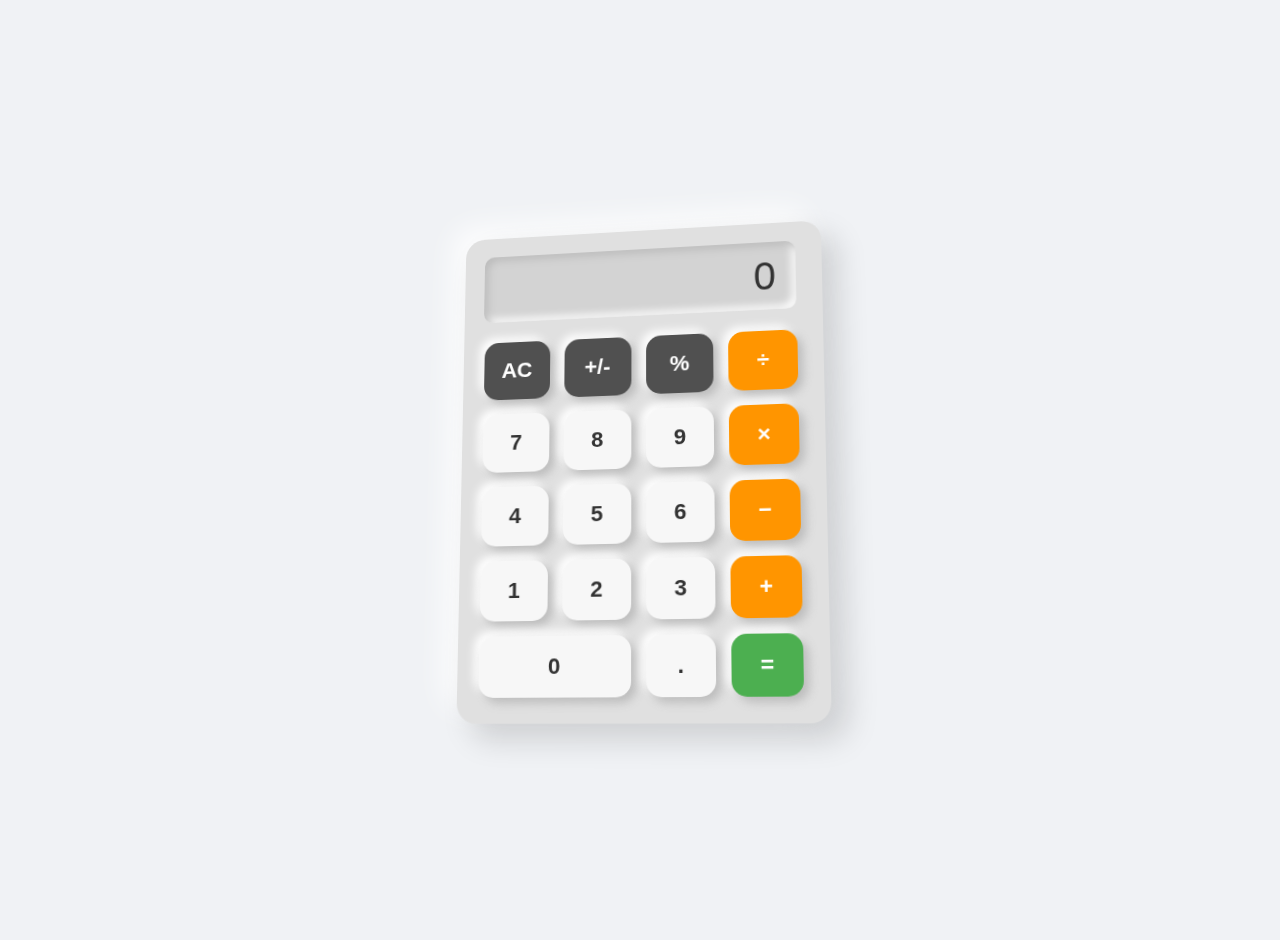
<file: index.html>
<!DOCTYPE html>
<html lang="en">
<head>
    <meta charset="UTF-8">
    <meta name="viewport" content="width=device-width, initial-scale=1.0">
    <title>3D Calculator</title>
    <link rel="stylesheet" href="style.css">
</head>
<body>
    <div class="perspective-container">
        <div class="calculator">
            <input type="text" class="display" id="display" readonly placeholder="0">
            <div class="buttons">
                <button class="btn function" data-action="clear">AC</button>
                <button class="btn function" data-action="toggle-sign">+/-</button>
                <button class="btn function" data-action="percentage">%</button>
                <button class="btn operator" data-operator="/">÷</button>

                <button class="btn number" data-number="7">7</button>
                <button class="btn number" data-number="8">8</button>
                <button class="btn number" data-number="9">9</button>
                <button class="btn operator" data-operator="*">×</button>

                <button class="btn number" data-number="4">4</button>
                <button class="btn number" data-number="5">5</button>
                <button class="btn number" data-number="6">6</button>
                <button class="btn operator" data-operator="-">−</button>

                <button class="btn number" data-number="1">1</button>
                <button class="btn number" data-number="2">2</button>
                <button class="btn number" data-number="3">3</button>
                <button class="btn operator" data-operator="+">+</button>

                <button class="btn number zero" data-number="0">0</button>
                <button class="btn number" data-action="decimal">.</button>
                <button class="btn equals" data-action="calculate">=</button>
            </div>
        </div>
    </div>

    <script src="script.js"></script>
</body>
</html>
</file>
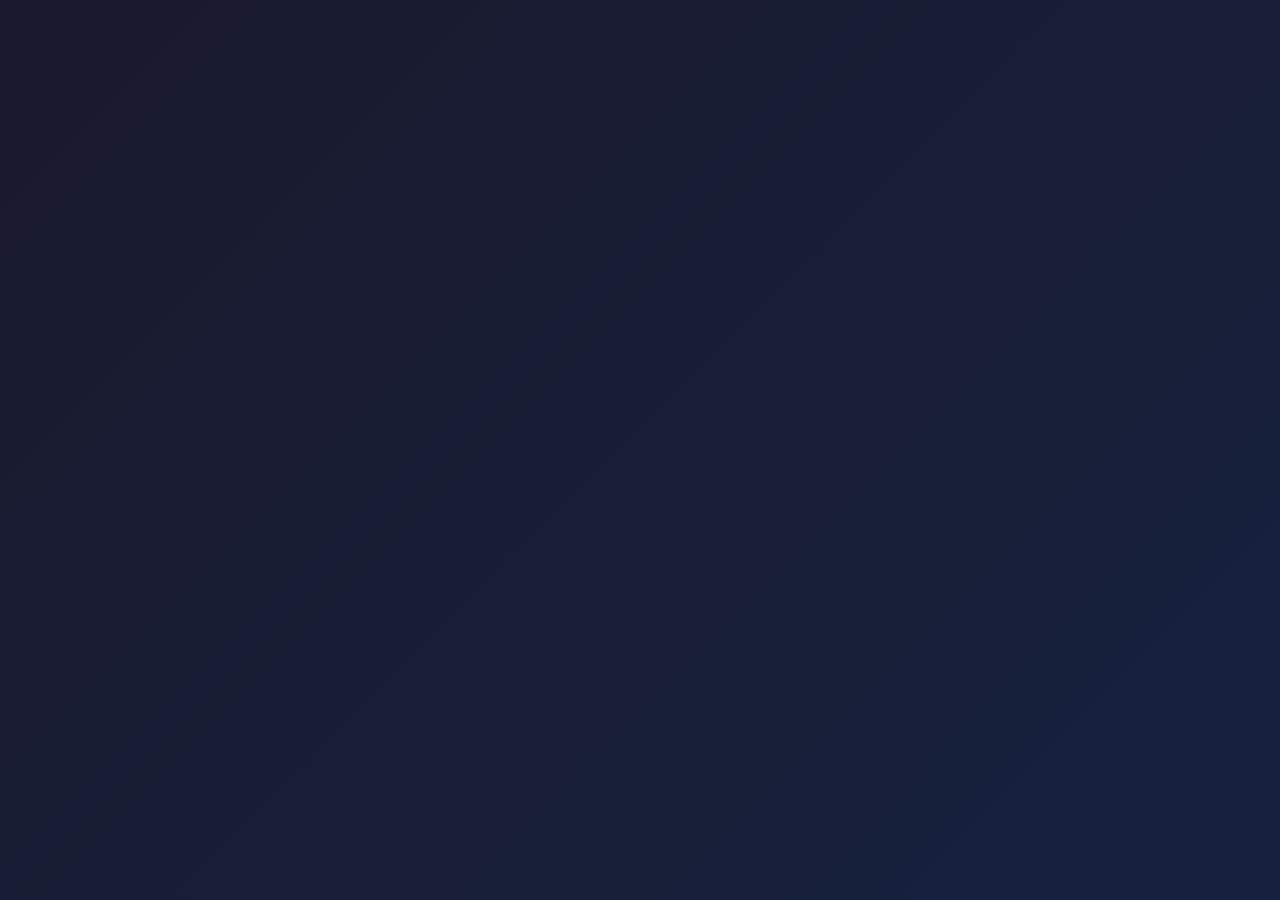
<file: Clicker idle.html>
<!DOCTYPE html>
<html lang="en">
<head>
    <meta charset="UTF-8">
    <meta name="viewport" content="width=device-width, initial-scale=1.0">
    <title>Cosmic Clicker</title>
    <style>
        body {
            font-family: 'Arial', sans-serif;
            background: linear-gradient(135deg, #1a1a2e, #16213e);
            color: #fff;
            margin: 0;
            padding: 0;
            min-height: 100vh;
            display: flex;
            flex-direction: column;
            align-items: center;
            overflow-x: hidden;
        }

        .container {
            width: 90%;
            max-width: 800px;
            margin: 20px auto;
            text-align: center;
        }

        h1 {
            color: #f8c537;
            text-shadow: 0 0 10px rgba(248, 197, 55, 0.5);
            margin-bottom: 10px;
        }

        .click-area {
            width: 200px;
            height: 200px;
            background-color: #f8c537;
            border-radius: 50%;
            margin: 30px auto;
            display: flex;
            justify-content: center;
            align-items: center;
            cursor: pointer;
            box-shadow: 0 0 30px rgba(248, 197, 55, 0.7);
            position: relative;
            overflow: hidden;
            transition: transform 0.1s;
            user-select: none;
        }

        .click-area:active {
            transform: scale(0.95);
        }

        .click-area::before {
            content: '';
            position: absolute;
            width: 100%;
            height: 100%;
            background: radial-gradient(circle, rgba(255,255,255,0.8) 0%, rgba(255,255,255,0) 70%);
            opacity: 0;
            transition: opacity 0.3s;
        }

        .click-area:active::before {
            opacity: 1;
        }

        .click-effect {
            position: absolute;
            width: 20px;
            height: 20px;
            background-color: rgba(255, 255, 255, 0.7);
            border-radius: 50%;
            pointer-events: none;
            animation: floatUp 1s forwards;
        }

        @keyframes floatUp {
            0% {
                transform: scale(1);
                opacity: 1;
            }
            100% {
                transform: scale(3) translateY(-50px);
                opacity: 0;
            }
        }

        .click-text {
            font-size: 24px;
            font-weight: bold;
            color: #333;
            z-index: 1;
        }

        .stats {
            display: flex;
            justify-content: space-around;
            margin: 20px 0;
            background: rgba(0, 0, 0, 0.3);
            padding: 15px;
            border-radius: 10px;
        }

        .stat {
            display: flex;
            flex-direction: column;
        }

        .stat-value {
            font-size: 24px;
            font-weight: bold;
            color: #f8c537;
        }

        .upgrades {
            display: grid;
            grid-template-columns: repeat(auto-fill, minmax(250px, 1fr));
            gap: 15px;
            margin-top: 20px;
        }

        .upgrade {
            background: rgba(0, 0, 0, 0.3);
            border: 1px solid #f8c537;
            border-radius: 8px;
            padding: 15px;
            transition: transform 0.2s, box-shadow 0.2s;
            cursor: pointer;
        }

        .upgrade:hover {
            transform: translateY(-5px);
            box-shadow: 0 5px 15px rgba(248, 197, 55, 0.3);
        }

        .upgrade:active {
            transform: translateY(0);
        }

        .upgrade-name {
            font-weight: bold;
            margin-bottom: 5px;
            color: #f8c537;
        }

        .upgrade-cost {
            color: #aaa;
            font-size: 14px;
        }

        .upgrade-level {
            margin-top: 5px;
            font-size: 12px;
            color: #ddd;
        }

        .disabled {
            opacity: 0.5;
            cursor: not-allowed;
            border-color: #666;
        }

        .disabled:hover {
            transform: none;
            box-shadow: none;
        }

        .particle {
            position: absolute;
            background-color: #f8c537;
            border-radius: 50%;
            pointer-events: none;
            animation: float 3s infinite ease-in-out;
        }

        @keyframes float {
            0%, 100% {
                transform: translateY(0) rotate(0deg);
            }
            50% {
                transform: translateY(-20px) rotate(180deg);
            }
        }

        .audio-control {
            position: fixed;
            bottom: 20px;
            right: 20px;
            background: rgba(0, 0, 0, 0.5);
            padding: 10px;
            border-radius: 50%;
            cursor: pointer;
            z-index: 100;
        }

        .audio-control i {
            font-size: 24px;
            color: #fff;
        }

        /* Simple icon font for audio control */
        @font-face {
            font-family: 'AudioIcons';
            src: url('[data-uri]
</file>
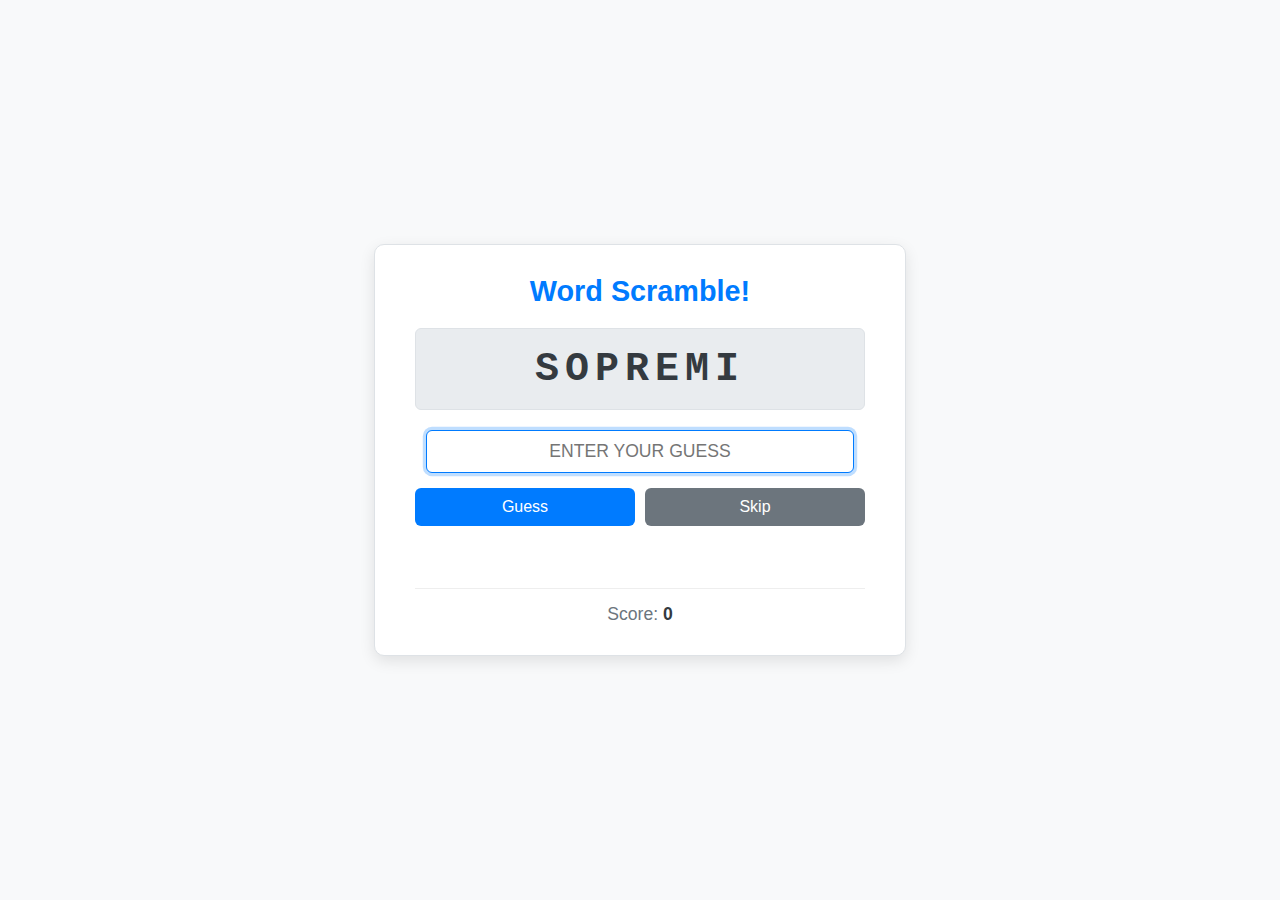
<file: Word game.html>
<!DOCTYPE html>
<html lang="en">
<head>
    <meta charset="UTF-8">
    <meta name="viewport" content="width=device-width, initial-scale=1.0">
    <title>Word Scramble Game</title>
    <style>
        :root {
            --primary-color: #007bff; /* Blue */
            --secondary-color: #6c757d; /* Gray */
            --success-color: #28a745; /* Green */
            --danger-color: #dc3545; /* Red */
            --warning-color: #ffc107; /* Yellow */
            --light-bg: #f8f9fa;
            --dark-text: #343a40;
            --light-text: #fff;
            --border-color: #dee2e6;
        }

        body {
            font-family: -apple-system, BlinkMacSystemFont, "Segoe UI", Roboto, "Helvetica Neue", Arial, sans-serif;
            display: flex;
            justify-content: center;
            align-items: center;
            min-height: 100vh;
            background-color: var(--light-bg);
            color: var(--dark-text);
            margin: 0;
            padding: 15px; /* Add padding for smaller screens */
            box-sizing: border-box;
            user-select: none;
            -webkit-user-select: none;
            -moz-user-select: none;
            -ms-user-select: none;
        }

        #game-container {
            background-color: var(--light-text);
            padding: 30px 40px;
            border-radius: 10px;
            box-shadow: 0 5px 15px rgba(0, 0, 0, 0.1);
            text-align: center;
            width: 100%; /* Responsive width */
            max-width: 450px;
            border: 1px solid var(--border-color);
            overflow: hidden; /* Contain animations */
        }

        h1 {
            margin-top: 0;
            color: var(--primary-color);
            margin-bottom: 20px;
            font-size: 1.8em;
        }

        #scrambled-word {
            font-size: 2.5em; /* Slightly smaller */
            font-weight: 600; /* Semibold */
            letter-spacing: 6px;
            margin: 20px 0;
            color: var(--dark-text);
            padding: 15px;
            background-color: #e9ecef; /* Light gray background */
            border-radius: 6px;
            border: 1px solid var(--border-color);
            min-height: 50px;
            display: flex;
            justify-content: center;
            align-items: center;
            transition: transform 0.3s ease;
            font-family: 'Courier New', Courier, monospace; /* Monospace for letters */
        }

        #guess-input {
            width: calc(100% - 22px); /* Account for padding and border */
            padding: 10px;
            font-size: 1.1em;
            margin-bottom: 15px;
            border: 1px solid var(--border-color);
            border-radius: 6px;
            box-sizing: border-box;
            text-align: center;
            text-transform: uppercase; /* Match scrambled display */
        }

        #guess-input:focus {
            outline: none;
            border-color: var(--primary-color);
            box-shadow: 0 0 0 0.2rem rgba(0, 123, 255, 0.25);
        }

        .button-container {
            display: grid; /* Use grid for better spacing control */
            grid-template-columns: 1fr 1fr;
            gap: 10px;
            margin-bottom: 20px;
        }

        .game-button {
            padding: 10px 15px;
            font-size: 1em;
            border: none;
            border-radius: 6px;
            cursor: pointer;
            transition: background-color 0.2s ease, transform 0.1s ease;
            color: var(--light-text);
            font-weight: 500;
        }

        #submit-guess {
            background-color: var(--primary-color);
        }
        #submit-guess:hover {
            background-color: #0056b3; /* Darker blue */
        }

        #skip-word {
            background-color: var(--secondary-color);
        }
        #skip-word:hover {
            background-color: #5a6268; /* Darker gray */
        }

        .game-button:active {
            transform: scale(0.97);
        }

        #feedback {
            min-height: 22px; /* Prevent layout shifts */
            margin-top: 15px;
            font-size: 1em;
            font-weight: 500;
            transition: color 0.3s ease;
        }

        #feedback.correct {
            color: var(--success-color);
        }

        #feedback.incorrect {
            color: var(--danger-color);
        }

        #score-display {
            margin-top: 20px;
            font-size: 1.1em;
            color: var(--secondary-color);
            border-top: 1px solid #eee;
            padding-top: 15px;
        }

        #score {
            font-weight: bold;
            color: var(--dark-text);
        }

        /* Animations */
        @keyframes shake {
            0%, 100% { transform: translateX(0); }
            10%, 30%, 50%, 70%, 90% { transform: translateX(-7px); } /* Slightly less shake */
            20%, 40%, 60%, 80% { transform: translateX(7px); }
        }

        .shake-anim {
            animation: shake 0.45s ease-in-out;
        }

        @keyframes pulse {
            0% { transform: scale(1); }
            50% { transform: scale(1.06); } /* Slightly less pulse */
            100% { transform: scale(1); }
        }

        .pulse-anim {
            animation: pulse 0.35s ease-out;
        }

    </style>
</head>
<body>

    <div id="game-container">
        <h1>Word Scramble!</h1>

        <div id="scrambled-word">LOADING...</div>

        <input type="text" id="guess-input" placeholder="Enter your guess" autocomplete="off">

        <div class="button-container">
            <button id="submit-guess" class="game-button">Guess</button>
            <button id="skip-word" class="game-button">Skip</button>
        </div>

        <p id="feedback"></p>

        <div id="score-display">Score: <span id="score">0</span></div>
    </div>

    <script>
        const wordList = [
            "JAVASCRIPT", "HTML", "PYTHON", "STYLE", "ARRAY", "OBJECT", "FUNCTION",
            "VARIABLE", "CONSTANT", "ELEMENT", "BROWSER", "NETWORK", "DATABASE",
            "ALGORITHM", "INTERFACE", "FRAMEWORK", "LIBRARY", "COMPONENT", "MODULE",
            "TERMINAL", "CONSOLE", "DEBUGGER", "INTEGER", "STRING", "BOOLEAN", "EVENT",
            "LISTENER", "CALLBACK", "PROMISE", "ASYNC", "AWAIT", "NODEJS", "REACT",
            "ANGULAR", "VUEJS", "SVELTE", "QUERY", "SELECTOR", "ATTRIBUTE", "CLASS"
        ];

        let currentWord = '';
        let score = 0;
        let previousWord = ''; // To avoid picking the same word twice

        // DOM Elements
        const scrambledWordEl = document.getElementById('scrambled-word');
        const guessInputEl = document.getElementById('guess-input');
        const feedbackEl = document.getElementById('feedback');
        const scoreEl = document.getElementById('score');
        const submitBtn = document.getElementById('submit-guess');
        const skipBtn = document.getElementById('skip-word');
        const gameContainerEl = document.getElementById('game-container'); // For shake animation

        // --- Functions ---

        function getRandomWord() {
            let newWord = '';
            if (wordList.length < 2) return wordList[0] || ''; // Handle very small lists
            do {
                const randomIndex = Math.floor(Math.random() * wordList.length);
                newWord = wordList[randomIndex];
            } while (newWord === previousWord); // Keep trying until a different word is found
            previousWord = newWord;
            return newWord;
        }

        function scrambleWord(word) {
            const letters = word.split('');
            let scrambled = '';
            // Fisher-Yates (Knuth) Shuffle Algorithm + ensure not same as original
            do {
                for (let i = letters.length - 1; i > 0; i--) {
                    const j = Math.floor(Math.random() * (i + 1));
                    [letters[i], letters[j]] = [letters[j], letters[i]]; // Swap
                }
                scrambled = letters.join('');
            } while (scrambled === word && word.length > 1); // Re-scramble if it's the same (and word isn't just 1 letter)
            return scrambled;
        }

        function displayNewWord() {
            currentWord = getRandomWord();
            if (!currentWord) {
                scrambledWordEl.textContent = "NO WORDS!";
                feedbackEl.textContent = "Add more words to the list.";
                submitBtn.disabled = true;
                skipBtn.disabled = true;
                guessInputEl.disabled = true;
                return;
            }
            const scrambled = scrambleWord(currentWord);

            scrambledWordEl.textContent = scrambled;
            guessInputEl.value = '';
            feedbackEl.textContent = '';
            feedbackEl.className = ''; // Clear feedback styling
            guessInputEl.disabled = false;
            submitBtn.disabled = false;
            skipBtn.disabled = false;
            guessInputEl.focus(); // Focus the input field
        }

        function triggerAnimation(element, animationClass) {
            element.classList.add(animationClass);
            // Remove the class after the animation completes
            element.addEventListener('animationend', () => {
                element.classList.remove(animationClass);
            }, { once: true }); // Important: Use { once: true }
        }


        function checkGuess() {
            const userGuess = guessInputEl.value.trim().toUpperCase();

            if (!userGuess) {
                feedbackEl.textContent = "Please enter a guess.";
                feedbackEl.className = 'incorrect'; // Style as incorrect
                triggerAnimation(gameContainerEl, 'shake-anim');
                return; // Don't proceed if input is empty
            }

            if (userGuess === currentWord) {
                // Correct Guess
                score++;
                scoreEl.textContent = score;
                feedbackEl.textContent = "Correct!";
                feedbackEl.className = 'correct';
                triggerAnimation(scrambledWordEl, 'pulse-anim');

                // Disable input/buttons briefly before loading next word
                guessInputEl.disabled = true;
                submitBtn.disabled = true;
                skipBtn.disabled = true;

                setTimeout(displayNewWord, 800); // Load next word after a short delay

            } else {
                // Incorrect Guess
                feedbackEl.textContent = "Try again!";
                feedbackEl.className = 'incorrect';
                triggerAnimation(gameContainerEl, 'shake-anim'); // Shake the container
                guessInputEl.select(); // Select the incorrect text for easy re-typing
            }
        }

        // --- Event Listeners ---

        submitBtn.addEventListener('click', checkGuess);
        skipBtn.addEventListener('click', displayNewWord);

        // Allow submitting with Enter key
        guessInputEl.addEventListener('keypress', (event) => {
            if (event.key === 'Enter') {
                event.preventDefault(); // Prevent default form submission if it were in a form
                checkGuess();
            }
        });

        // --- Initialization ---
        document.addEventListener('DOMContentLoaded', displayNewWord); // Start game when page is loaded

    </script>

</body>
</html>
</file>
<file: style.css>
:root {
    --calc-bg: #e0e0e0;
    --btn-bg: #f7f7f7;
    --btn-shadow: 5px 5px 10px #bcbcbc, -5px -5px 10px #ffffff;
    --btn-shadow-active: inset 2px 2px 5px #bcbcbc, inset -2px -2px 5px #ffffff;
    --display-bg: #d3d3d3;
    --operator-color: #ff9500;
    --function-color: #505050;
    --text-color: #333;
    --btn-depth: 10px; /* How much buttons "pop out" */
}

body {
    margin: 0;
    padding: 20px;
    display: flex;
    justify-content: center;
    align-items: center;
    min-height: 100vh;
    background-color: #f0f2f5;
    font-family: 'Arial', sans-serif;
    overflow: hidden; /* Prevent scrollbars if calculator slightly rotates */
}

.perspective-container {
    perspective: 1500px; /* Creates the 3D space - adjust for more/less distortion */
}

.calculator {
    width: 320px;
    background: var(--calc-bg);
    border-radius: 20px;
    padding: 25px;
    box-shadow: 15px 15px 30px rgba(0, 0, 0, 0.15),
               -15px -15px 30px rgba(255, 255, 255, 0.8);
    transform-style: preserve-3d; /* Important for nested 3D transforms */
    transition: transform 0.4s ease-out;
    /* Add a subtle initial tilt for effect */
    transform: rotateX(10deg) rotateY(-10deg);
}

/* Make it interactive on hover */
.calculator:hover {
     transform: rotateX(0deg) rotateY(0deg) scale(1.02);
}


.display {
    width: 100%;
    height: 70px;
    background-color: var(--display-bg);
    border: none;
    border-radius: 10px;
    box-shadow: inset 4px 4px 8px #bcbcbc, inset -4px -4px 8px #ffffff;
    margin-bottom: 20px;
    padding: 0 20px;
    box-sizing: border-box; /* Include padding in width */
    font-size: 2.5em;
    text-align: right;
    color: var(--text-color);
    outline: none;
    transform: translateZ(calc(var(--btn-depth) * 1.5)); /* Slightly above buttons */
}

.buttons {
    display: grid;
    grid-template-columns: repeat(4, 1fr);
    gap: 15px;
    transform-style: preserve-3d; /* Allow buttons to be positioned in 3D */
}

.btn {
    height: 60px;
    border: none;
    border-radius: 15px;
    background-color: var(--btn-bg);
    box-shadow: var(--btn-shadow);
    font-size: 1.4em;
    font-weight: bold;
    color: var(--text-color);
    cursor: pointer;
    outline: none;
    transition: all 0.15s ease;
    transform-style: preserve-3d;
    /* Make buttons pop out */
    transform: translateZ(var(--btn-depth));
}

.btn:active {
    box-shadow: var(--btn-shadow-active);
    transform: translateZ(calc(var(--btn-depth) * 0.5)); /* Press effect */
    filter: brightness(0.95);
}

.btn.operator {
    background-color: var(--operator-color);
    color: white;
}
.btn.operator:active {
    filter: brightness(1.1);
}


.btn.function {
    background-color: var(--function-color);
    color: white;
}
.btn.function:active {
     filter: brightness(1.2);
}


.btn.equals {
    background-color: #4CAF50; /* Green */
    color: white;
    grid-column: span 1; /* Default span */
}
.btn.equals:active {
    filter: brightness(1.1);
}


.btn.zero {
    grid-column: span 2; /* Make zero button wider */
}

/* Responsive Adjustments (Example) */
@media (max-width: 400px) {
    .calculator {
        width: 90%;
        padding: 15px;
         /* Less tilt on small screens */
        transform: rotateX(5deg) rotateY(-5deg);
    }
    .display {
        height: 60px;
        font-size: 2em;
    }
    .btn {
        height: 50px;
        font-size: 1.2em;
        border-radius: 10px;
    }
    .buttons {
        gap: 10px;
    }
}
</file>
